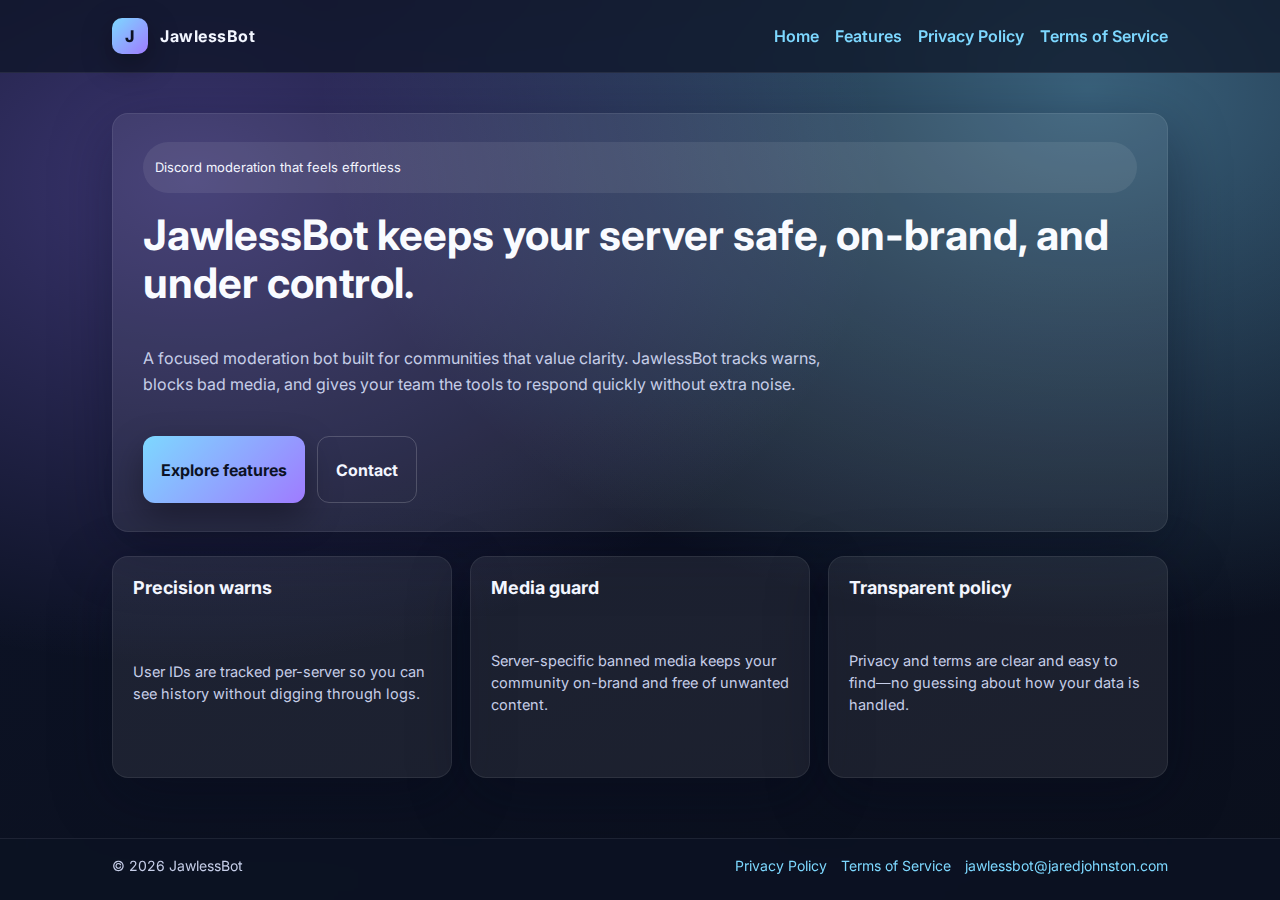
<file: index.html>
<!doctype html>
<html lang="en">
<head>
  <meta charset="utf-8">
  <meta name="viewport" content="width=device-width, initial-scale=1">
  <title>JawlessBot</title>
  <link rel="preconnect" href="https://fonts.googleapis.com">
  <link rel="preconnect" href="https://fonts.gstatic.com" crossorigin>
  <link href="https://fonts.googleapis.com/css2?family=Inter:wght@400;500;600;700;800&display=swap" rel="stylesheet">
  <link rel="icon" type="image/svg+xml" href="img/logo.svg">
  <link rel="stylesheet" href="style.css">
</head>
<body>
  <header>
    <div class="nav">
      <a class="brand" href="index.html">
        <span class="mark">J</span>
        JawlessBot
      </a>
      <nav class="nav-links">
        <a href="index.html">Home</a>
        <a href="features.html">Features</a>
        <a href="privacy-policy.html">Privacy Policy</a>
        <a href="term-of-service.html">Terms of Service</a>
      </nav>
    </div>
  </header>

  <main>
    <section class="hero">
      <div class="tag">Discord moderation that feels effortless</div>
      <h1>JawlessBot keeps your server safe, on-brand, and under control.</h1>
      <p>
        A focused moderation bot built for communities that value clarity. JawlessBot tracks warns,
        blocks bad media, and gives your team the tools to respond quickly without extra noise.
      </p>
      <div class="cta-row">
        <a class="btn" href="features.html">Explore features</a>
        <a class="btn secondary" href="mailto:jawlessbot@jaredjohnston.com">Contact</a>
      </div>
    </section>

    <section id="features" class="card-grid">
      <article class="card">
        <h3>Precision warns</h3>
        <p>User IDs are tracked per-server so you can see history without digging through logs.</p>
      </article>
      <article class="card">
        <h3>Media guard</h3>
        <p>Server-specific banned media keeps your community on-brand and free of unwanted content.</p>
      </article>
      <article class="card">
        <h3>Transparent policy</h3>
        <p>Privacy and terms are clear and easy to find—no guessing about how your data is handled.</p>
      </article>
    </section>
  </main>

  <footer>
    <div class="footer-inner">
      <span>© <span id="year"></span> JawlessBot</span>
      <div class="footer-links">
        <a href="privacy-policy.html">Privacy Policy</a>
        <a href="term-of-service.html">Terms of Service</a>
        <a href="mailto:jawlessbot@jaredjohnston.com">jawlessbot@jaredjohnston.com</a>
      </div>
    </div>
  </footer>

  <script>
    document.getElementById('year').textContent = new Date().getFullYear();
  </script>
</body>
</html>
</file>
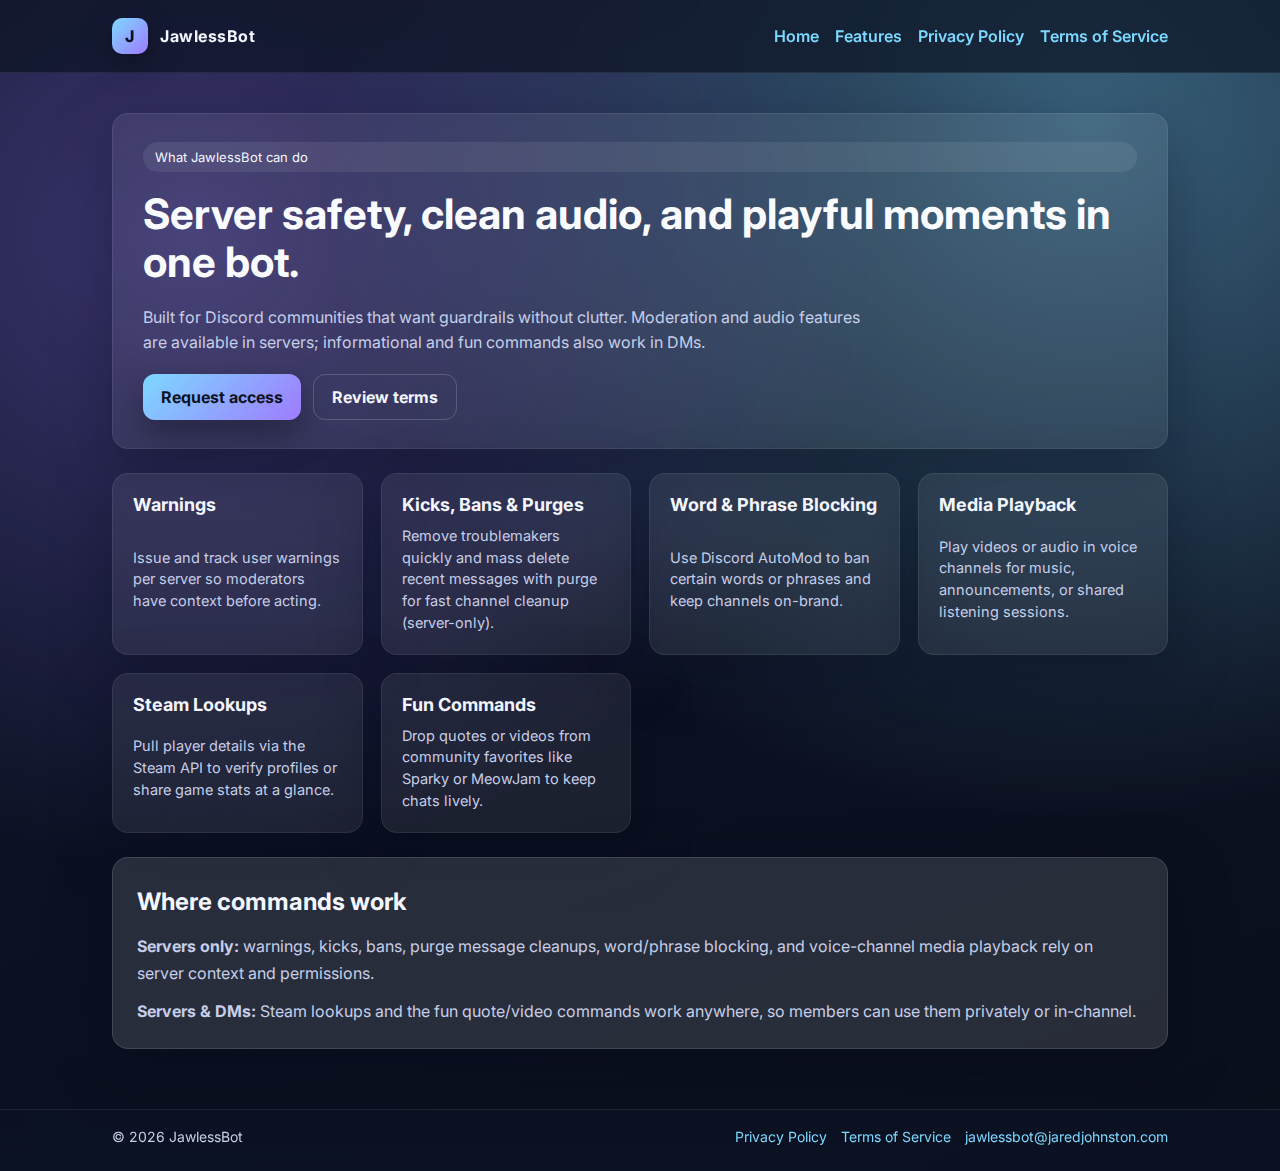
<file: features.html>
<!doctype html>
<html lang="en">
<head>
  <meta charset="UTF-8">
  <meta name="viewport" content="width=device-width, initial-scale=1">
  <title>JawlessBot Features</title>
  <link rel="preconnect" href="https://fonts.googleapis.com">
  <link rel="preconnect" href="https://fonts.gstatic.com" crossorigin>
  <link href="https://fonts.googleapis.com/css2?family=Inter:wght@400;500;600;700;800&display=swap" rel="stylesheet">
  <link rel="icon" type="image/svg+xml" href="img/logo.svg">
  <link rel="stylesheet" href="style.css">
</head>
<body>
  <header>
    <div class="nav">
      <a class="brand" href="index.html">
        <span class="mark">J</span>
        JawlessBot
      </a>
      <nav class="nav-links">
        <a href="index.html">Home</a>
        <a href="features.html">Features</a>
        <a href="privacy-policy.html">Privacy Policy</a>
        <a href="term-of-service.html">Terms of Service</a>
      </nav>
    </div>
  </header>

  <main>
    <section class="hero">
      <div class="tag">What JawlessBot can do</div>
      <h1>Server safety, clean audio, and playful moments in one bot.</h1>
      <p>
        Built for Discord communities that want guardrails without clutter. Moderation and audio features
        are available in servers; informational and fun commands also work in DMs.
      </p>
      <div class="cta-row">
        <a class="btn" href="https://discord.com/discovery/applications/1217642728540737547" target="_blank" rel="noopener">Request access</a>
        <a class="btn secondary" href="term-of-service.html">Review terms</a>
      </div>
    </section>

    <section class="card-grid">
      <article class="card">
        <h3>Warnings</h3>
        <p>Issue and track user warnings per server so moderators have context before acting.</p>
      </article>
      <article class="card">
        <h3>Kicks, Bans & Purges</h3>
        <p>Remove troublemakers quickly and mass delete recent messages with purge for fast channel cleanup (server-only).</p>
      </article>
      <article class="card">
        <h3>Word & Phrase Blocking</h3>
        <p>Use Discord AutoMod to ban certain words or phrases and keep channels on-brand.</p>
      </article>
      <article class="card">
        <h3>Media Playback</h3>
        <p>Play videos or audio in voice channels for music, announcements, or shared listening sessions.</p>
      </article>
      <article class="card">
        <h3>Steam Lookups</h3>
        <p>Pull player details via the Steam API to verify profiles or share game stats at a glance.</p>
      </article>
      <article class="card">
        <h3>Fun Commands</h3>
        <p>Drop quotes or videos from community favorites like Sparky or MeowJam to keep chats lively.</p>
      </article>
    </section>

    <section class="content-surface">
      <h2>Where commands work</h2>
      <p><b>Servers only:</b> warnings, kicks, bans, purge message cleanups, word/phrase blocking, and voice-channel media playback rely on server context and permissions.</p>
      <p><b>Servers & DMs:</b> Steam lookups and the fun quote/video commands work anywhere, so members can use them privately or in-channel.</p>
    </section>
  </main>

  <footer>
    <div class="footer-inner">
      <span>© <span id="year"></span> JawlessBot</span>
      <div class="footer-links">
        <a href="privacy-policy.html">Privacy Policy</a>
        <a href="term-of-service.html">Terms of Service</a>
        <a href="mailto:jawlessbot@jaredjohnston.com">jawlessbot@jaredjohnston.com</a>
      </div>
    </div>
  </footer>

  <script>
    document.getElementById('year').textContent = new Date().getFullYear();
  </script>
</body>
</html>
</file>
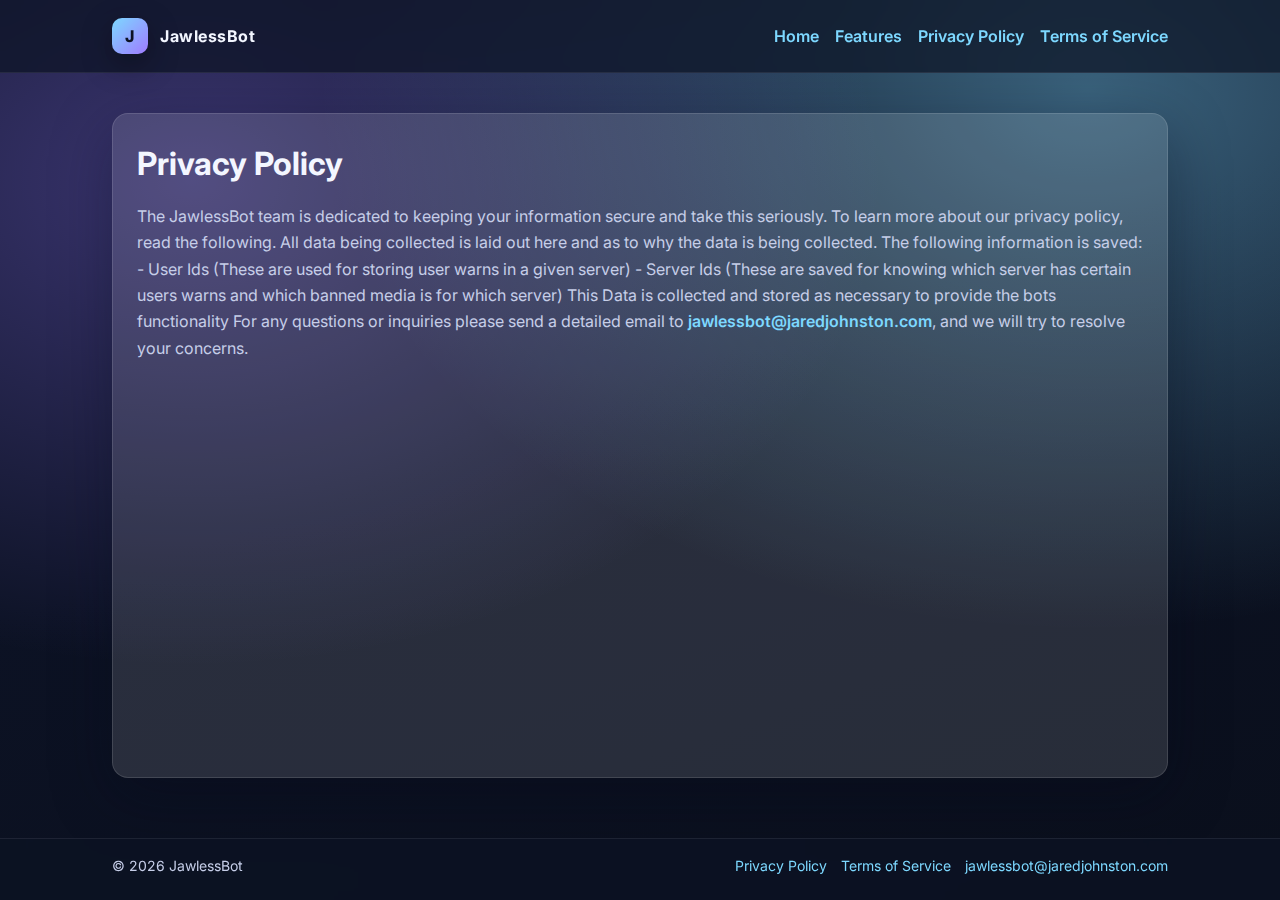
<file: privacy-policy.html>
<!doctype html>
<html lang="en">
<head>
  <meta charset="UTF-8">
  <meta name="viewport" content="width=device-width, initial-scale=1">
  <title>Privacy Policy</title>
  <link rel="preconnect" href="https://fonts.googleapis.com">
  <link rel="preconnect" href="https://fonts.gstatic.com" crossorigin>
  <link href="https://fonts.googleapis.com/css2?family=Inter:wght@400;500;600;700;800&display=swap" rel="stylesheet">
  <link rel="icon" type="image/svg+xml" href="img/logo.svg">
  <link rel="stylesheet" href="style.css">
</head>
<body>
  <header>
    <div class="nav">
      <a class="brand" href="index.html">
        <span class="mark">J</span>
        JawlessBot
      </a>
      <nav class="nav-links">
        <a href="index.html">Home</a>
        <a href="features.html">Features</a>
        <a href="privacy-policy.html">Privacy Policy</a>
        <a href="term-of-service.html">Terms of Service</a>
      </nav>
    </div>
  </header>

  <main>
    <section class="content-surface">
      <h1>Privacy Policy</h1>
      <p>
        The JawlessBot team is dedicated to keeping your information secure and take this seriously. To learn more about our privacy policy, read the following.

        All data being collected is laid out here and as to why the data is being collected.

        The following information is saved:
        - User Ids (These are used for storing user warns in a given server)
        - Server Ids (These are saved for knowing which server has certain users warns and which banned media is for which server)

        This Data is collected and stored as necessary to provide the bots functionality

        For any questions or inquiries please send a detailed email to <a href="mailto:jawlessbot@jaredjohnston.com">jawlessbot@jaredjohnston.com</a>, and we will try to resolve your concerns.
      </p>
    </section>
  </main>

  <footer>
    <div class="footer-inner">
      <span>© <span id="year"></span> JawlessBot</span>
      <div class="footer-links">
        <a href="privacy-policy.html">Privacy Policy</a>
        <a href="term-of-service.html">Terms of Service</a>
        <a href="mailto:jawlessbot@jaredjohnston.com">jawlessbot@jaredjohnston.com</a>
      </div>
    </div>
  </footer>

  <script>
    document.getElementById('year').textContent = new Date().getFullYear();
  </script>
</body>
</html>
</file>
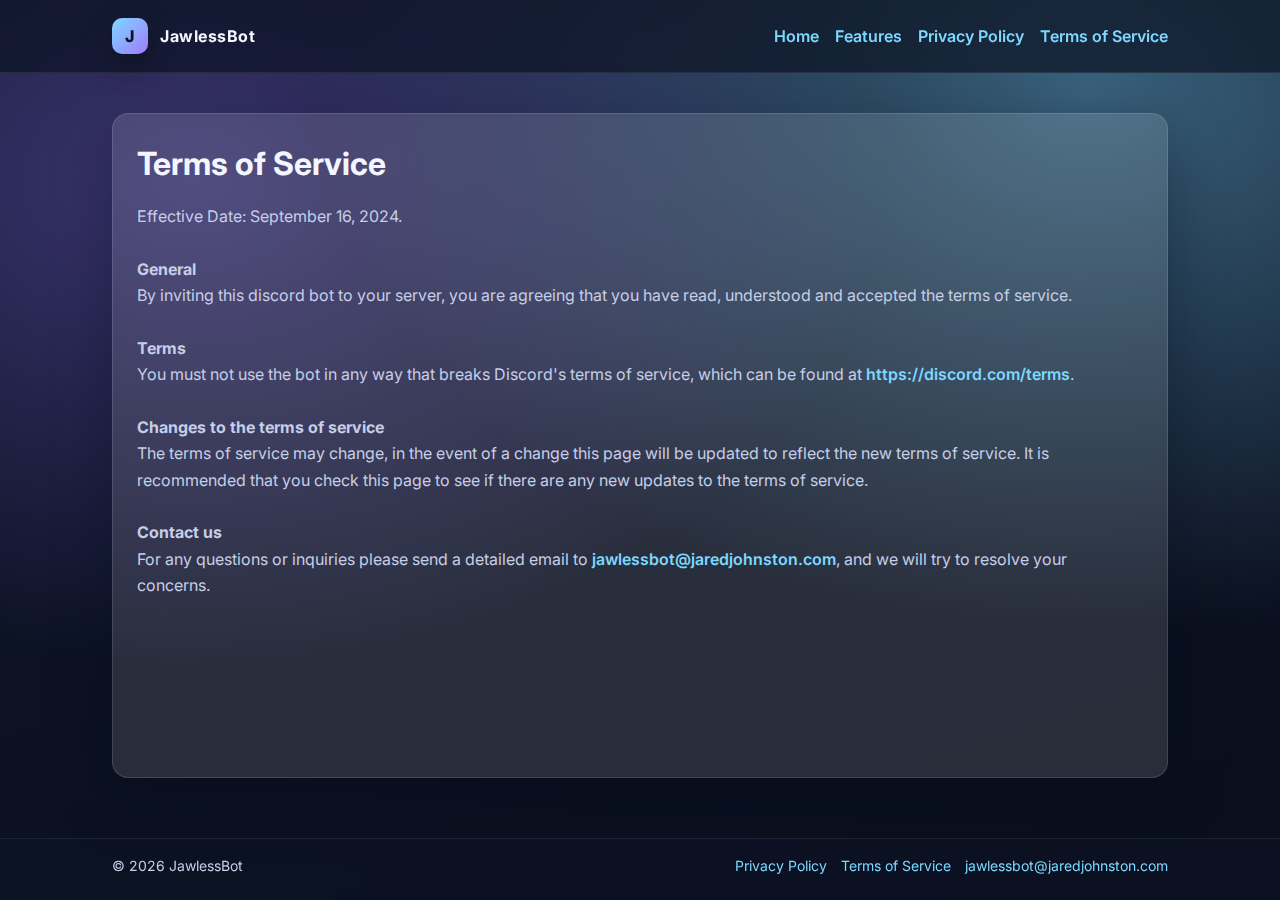
<file: term-of-service.html>
<!doctype html>
<html lang="en">
<head>
  <meta charset="UTF-8">
  <meta name="viewport" content="width=device-width, initial-scale=1">
  <title>Terms of Service</title>
  <link rel="preconnect" href="https://fonts.googleapis.com">
  <link rel="preconnect" href="https://fonts.gstatic.com" crossorigin>
  <link href="https://fonts.googleapis.com/css2?family=Inter:wght@400;500;600;700;800&display=swap" rel="stylesheet">
  <link rel="icon" type="image/svg+xml" href="img/logo.svg">
  <link rel="stylesheet" href="style.css">
</head>
<body>
  <header>
    <div class="nav">
      <a class="brand" href="index.html">
        <span class="mark">J</span>
        JawlessBot
      </a>
      <nav class="nav-links">
        <a href="index.html">Home</a>
        <a href="features.html">Features</a>
        <a href="privacy-policy.html">Privacy Policy</a>
        <a href="term-of-service.html">Terms of Service</a>
      </nav>
    </div>
  </header>

  <main>
    <section class="content-surface">
      <h1>Terms of Service</h1>
      <p>
        Effective Date: September 16, 2024.

        <br><br><b>General</b><br>

        By inviting this discord bot to your server, you are agreeing that you have read, understood and accepted the terms of service.

        <br><br><b>Terms</b><br>

        You must not use the bot in any way that breaks Discord's terms of service, which can be found at <a href="https://discord.com/terms">https://discord.com/terms</a>.

        <br><br><b>Changes to the terms of service</b><br>

        The terms of service may change, in the event of a change this page will be updated to reflect the new terms of service. It is recommended that you check this page
        to see if there are any new updates to the terms of service.

        <br><br><b>Contact us</b><br>

        For any questions or inquiries please send a detailed email to <a href="mailto:jawlessbot@jaredjohnston.com">jawlessbot@jaredjohnston.com</a>, and we will try to resolve your concerns.

      </p>
    </section>
  </main>

  <footer>
    <div class="footer-inner">
      <span>© <span id="year"></span> JawlessBot</span>
      <div class="footer-links">
        <a href="privacy-policy.html">Privacy Policy</a>
        <a href="term-of-service.html">Terms of Service</a>
        <a href="mailto:jawlessbot@jaredjohnston.com">jawlessbot@jaredjohnston.com</a>
      </div>
    </div>
  </footer>

  <script>
    document.getElementById('year').textContent = new Date().getFullYear();
  </script>
</body>
</html>
</file>
<file: style.css>
/* Core reset */
* {
  box-sizing: border-box;
  margin: 0;
  padding: 0;
}

:root {
  --bg: #0c1224;
  --card: rgba(255, 255, 255, 0.07);
  --card-strong: rgba(255, 255, 255, 0.12);
  --text: #f3f6ff;
  --muted: #c6cee8;
  --accent: #7dd8ff;
  --accent-2: #9f7bff;
  --shadow: 0 18px 60px rgba(6, 10, 26, 0.35);
  --radius: 16px;
  --max-width: 1100px;
  font-family: "Inter", system-ui, -apple-system, "Segoe UI", sans-serif;
  background-color: var(--bg);
  color: var(--text);
}

body {
  min-height: 100vh;
  background: radial-gradient(120% 120% at 15% 20%, rgba(146, 119, 255, 0.35), transparent 45%),
    radial-gradient(120% 120% at 85% 10%, rgba(125, 216, 255, 0.4), transparent 50%),
    linear-gradient(160deg, #0c1224 0%, #0c1224 45%, #0a0f1c 100%);
  display: flex;
  flex-direction: column;
}

a {
  color: var(--accent);
  text-decoration: none;
  transition: color 150ms ease, opacity 150ms ease;
}

a:hover {
  color: var(--accent-2);
}

header {
  width: 100%;
  border-bottom: 1px solid rgba(255, 255, 255, 0.08);
  backdrop-filter: blur(10px);
  background: rgba(12, 18, 36, 0.7);
  position: sticky;
  top: 0;
  z-index: 10;
}

.nav {
  max-width: var(--max-width);
  margin: 0 auto;
  display: flex;
  align-items: center;
  justify-content: space-between;
  padding: 18px 22px;
}

.brand {
  display: flex;
  align-items: center;
  gap: 12px;
  font-weight: 700;
  letter-spacing: 0.5px;
  color: var(--text);
}

.brand .mark {
  height: 36px;
  width: 36px;
  border-radius: 10px;
  background: linear-gradient(135deg, var(--accent), var(--accent-2));
  display: grid;
  place-items: center;
  font-weight: 800;
  color: #0c1224;
  box-shadow: 0 10px 30px rgba(0, 0, 0, 0.35);
}

.nav-links {
  display: flex;
  gap: 16px;
  font-weight: 600;
}

main {
  flex: 1;
  width: 100%;
  max-width: var(--max-width);
  margin: 40px auto 60px;
  padding: 0 22px;
  display: grid;
  gap: 24px;
}

.hero {
  display: grid;
  gap: 18px;
  padding: 28px 30px;
  background: var(--card);
  border: 1px solid rgba(255, 255, 255, 0.08);
  border-radius: var(--radius);
  box-shadow: var(--shadow);
}

.hero h1 {
  font-size: clamp(30px, 4vw, 42px);
  line-height: 1.15;
  color: #f9fbff;
}

.hero p {
  color: var(--muted);
  max-width: 720px;
  font-size: 16px;
  line-height: 1.6;
}

.cta-row {
  display: flex;
  gap: 12px;
  flex-wrap: wrap;
}

.btn {
  display: inline-flex;
  align-items: center;
  gap: 8px;
  padding: 12px 18px;
  border-radius: 12px;
  border: none;
  background: linear-gradient(135deg, var(--accent), var(--accent-2));
  color: #0c1224;
  font-weight: 700;
  box-shadow: 0 14px 35px rgba(0, 0, 0, 0.35);
  transition: transform 140ms ease, box-shadow 140ms ease, filter 140ms ease;
}

.btn:hover {
  transform: translateY(-1px);
  filter: brightness(1.03);
}

.btn.secondary {
  background: transparent;
  color: var(--text);
  border: 1px solid rgba(255, 255, 255, 0.18);
  box-shadow: none;
}

.card-grid {
  display: grid;
  grid-template-columns: repeat(auto-fit, minmax(230px, 1fr));
  gap: 18px;
}

.card {
  padding: 20px;
  border-radius: var(--radius);
  background: var(--card);
  border: 1px solid rgba(255, 255, 255, 0.08);
  box-shadow: var(--shadow);
  display: grid;
  gap: 10px;
}

.card h3 {
  font-size: 18px;
}

.card p {
  color: var(--muted);
  line-height: 1.5;
  font-size: 14.5px;
}

.content-surface {
  background: var(--card-strong);
  border: 1px solid rgba(255, 255, 255, 0.12);
  padding: 24px;
  border-radius: var(--radius);
  box-shadow: var(--shadow);
  line-height: 1.65;
  color: var(--muted);
}

.content-surface h1,
.content-surface h2,
.content-surface h3 {
  margin-bottom: 12px;
  color: var(--text);
}

.content-surface p + p {
  margin-top: 12px;
}

.content-surface a {
  font-weight: 600;
}

footer {
  margin-top: auto;
  border-top: 1px solid rgba(255, 255, 255, 0.08);
  background: rgba(12, 18, 36, 0.7);
  backdrop-filter: blur(10px);
}

.footer-inner {
  max-width: var(--max-width);
  margin: 0 auto;
  padding: 18px 22px 26px;
  display: flex;
  flex-wrap: wrap;
  justify-content: space-between;
  gap: 16px;
  color: var(--muted);
  font-size: 14px;
}

.footer-links {
  display: flex;
  gap: 14px;
}

.tag {
  display: inline-flex;
  align-items: center;
  gap: 6px;
  padding: 7px 12px;
  border-radius: 999px;
  background: rgba(255, 255, 255, 0.08);
  color: var(--text);
  font-size: 13px;
}

@media (max-width: 640px) {
  .nav {
    flex-direction: column;
    gap: 12px;
  }

  .nav-links {
    width: 100%;
    justify-content: center;
  }

  main {
    margin: 28px auto 50px;
  }

  .footer-inner {
    align-items: center;
    text-align: center;
    flex-direction: column;
  }
}
</file>
